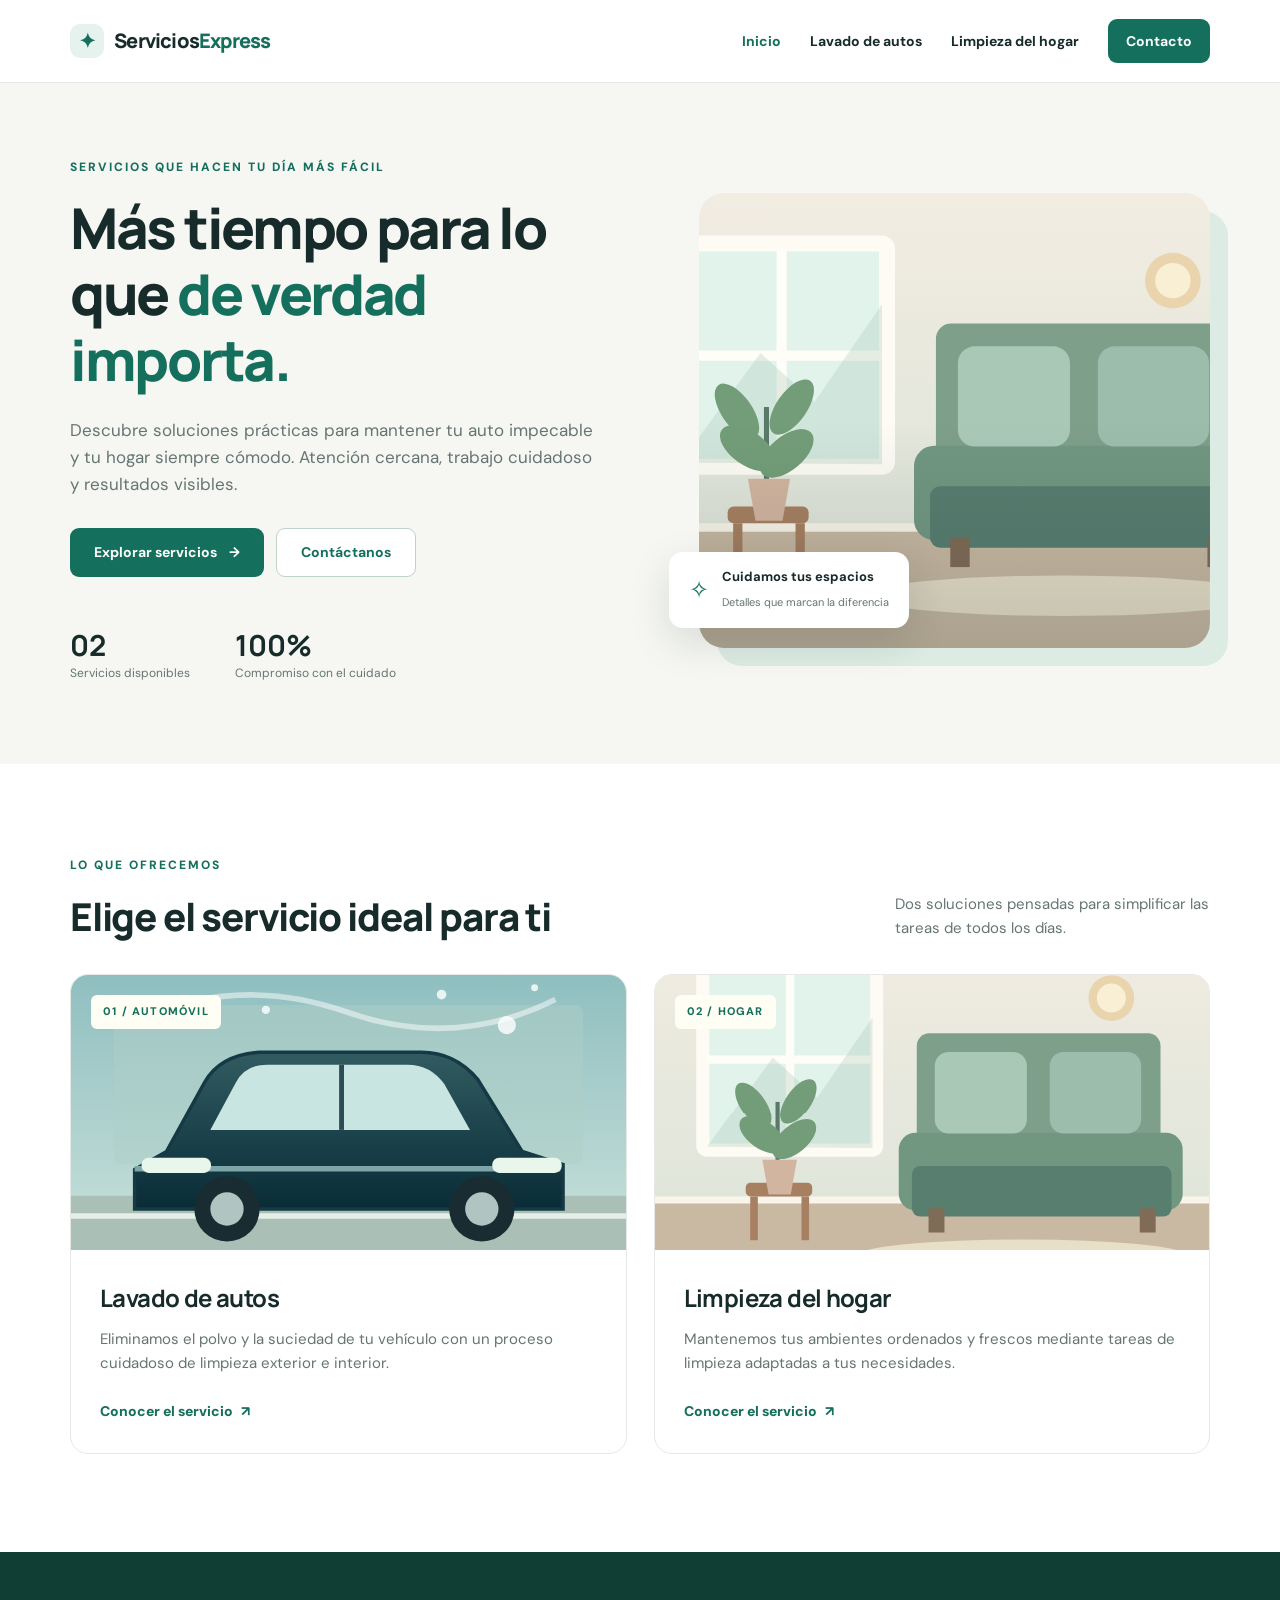
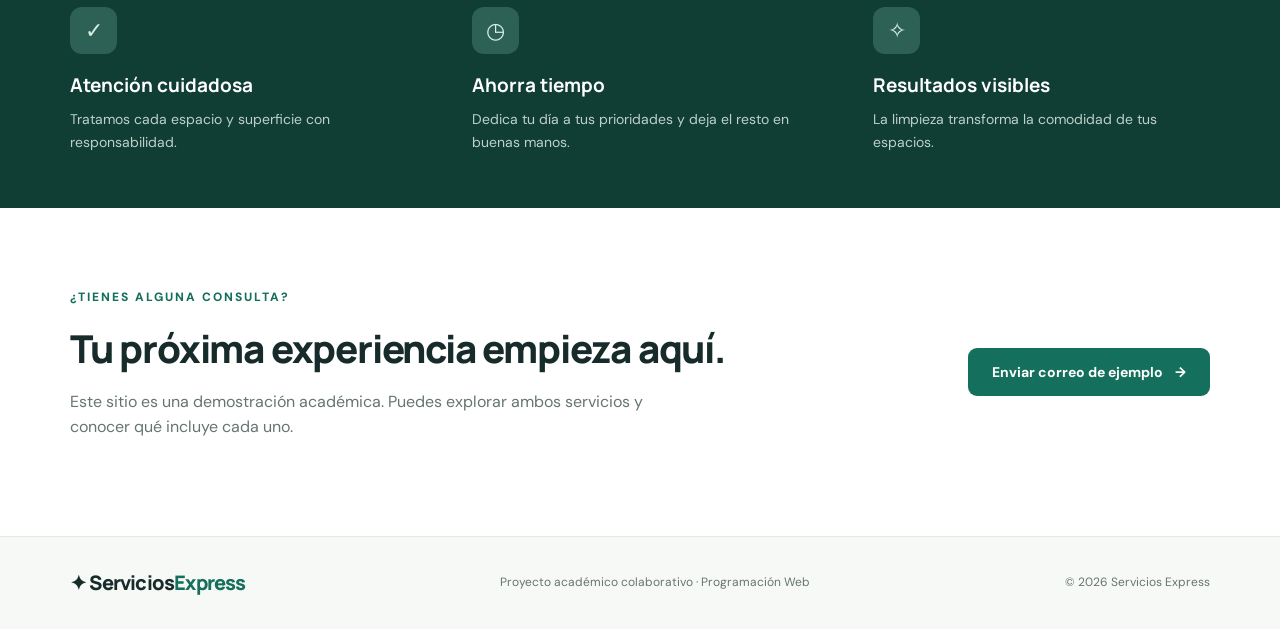
<file: index.html>
<!doctype html>
<html lang="es">
<head>
  <meta charset="utf-8">
  <meta name="viewport" content="width=device-width, initial-scale=1">
  <meta name="description" content="Servicios Express: lavado de autos y limpieza del hogar en Santa Cruz.">
  <title>Servicios Express | Inicio</title>
  <link rel="stylesheet" href="style.css">
  <script defer src="script.js"></script>
</head>
<body>
  <header class="site-header">
    <div class="container nav-wrap">
      <a class="brand" href="index.html"><span class="brand-mark">✦</span> Servicios<span>Express</span></a>
      <button class="menu-toggle" type="button" aria-label="Abrir menú" aria-expanded="false" aria-controls="nav-menu">☰</button>
      <nav id="nav-menu" class="nav-links" aria-label="Navegación principal">
        <a class="active" aria-current="page" href="index.html">Inicio</a>
        <a href="servicio1.html">Lavado de autos</a>
        <a href="servicio2.html">Limpieza del hogar</a>
        <a class="nav-cta" href="#contacto">Contacto</a>
      </nav>
    </div>
  </header>
  <main>
    <section class="hero">
      <div class="container hero-grid">
        <div>
          <span class="eyebrow">SERVICIOS QUE HACEN TU DÍA MÁS FÁCIL</span>
          <h1>Más tiempo para lo que <em>de verdad importa.</em></h1>
          <p>Descubre soluciones prácticas para mantener tu auto impecable y tu hogar siempre cómodo. Atención cercana, trabajo cuidadoso y resultados visibles.</p>
          <div class="actions"><a class="btn btn-primary" href="#servicios">Explorar servicios <span aria-hidden="true">→</span></a><a class="btn btn-outline" href="#contacto">Contáctanos</a></div>
          <div class="mini-stats"><div><strong>02</strong><span>Servicios disponibles</span></div><div><strong>100%</strong><span>Compromiso con el cuidado</span></div></div>
        </div>
        <div class="hero-photo" role="img" aria-label="Espacio limpio y organizado con productos de limpieza"><div class="hero-note"><span>✧</span><div><strong>Cuidamos tus espacios</strong><small>Detalles que marcan la diferencia</small></div></div></div>
      </div>
    </section>
    <section id="servicios" class="section container">
      <div class="section-top"><div><span class="eyebrow">LO QUE OFRECEMOS</span><h2>Elige el servicio ideal para ti</h2></div><p>Dos soluciones pensadas para simplificar las tareas de todos los días.</p></div>
      <div class="service-grid">
        <article class="service-card"><div class="service-image auto-image"><span class="number-tag">01 / AUTOMÓVIL</span></div><div class="service-body"><h3>Lavado de autos</h3><p>Eliminamos el polvo y la suciedad de tu vehículo con un proceso cuidadoso de limpieza exterior e interior.</p><a class="text-link" href="servicio1.html">Conocer el servicio <span aria-hidden="true">↗</span></a></div></article>
        <article class="service-card"><div class="service-image home-image"><span class="number-tag">02 / HOGAR</span></div><div class="service-body"><h3>Limpieza del hogar</h3><p>Mantenemos tus ambientes ordenados y frescos mediante tareas de limpieza adaptadas a tus necesidades.</p><a class="text-link" href="servicio2.html">Conocer el servicio <span aria-hidden="true">↗</span></a></div></article>
      </div>
    </section>
    <section class="benefits"><div class="container benefits-grid"><div><span class="feature-icon">✓</span><h3>Atención cuidadosa</h3><p>Tratamos cada espacio y superficie con responsabilidad.</p></div><div><span class="feature-icon">◷</span><h3>Ahorra tiempo</h3><p>Dedica tu día a tus prioridades y deja el resto en buenas manos.</p></div><div><span class="feature-icon">✧</span><h3>Resultados visibles</h3><p>La limpieza transforma la comodidad de tus espacios.</p></div></div></section>
    <section class="contact-section container" id="contacto"><div><span class="eyebrow">¿TIENES ALGUNA CONSULTA?</span><h2>Tu próxima experiencia empieza aquí.</h2><p>Este sitio es una demostración académica. Puedes explorar ambos servicios y conocer qué incluye cada uno.</p></div><a class="btn btn-primary" href="mailto:contacto@ejemplo.com?subject=Consulta%20Servicios%20Express">Enviar correo de ejemplo <span aria-hidden="true">→</span></a></section>
  </main>
  <footer><div class="container footer-flex"><span class="brand">✦ Servicios<span>Express</span></span><small>Proyecto académico colaborativo · Programación Web</small><small>© <span data-year>2026</span> Servicios Express</small></div></footer>
</body>
</html>
</file>
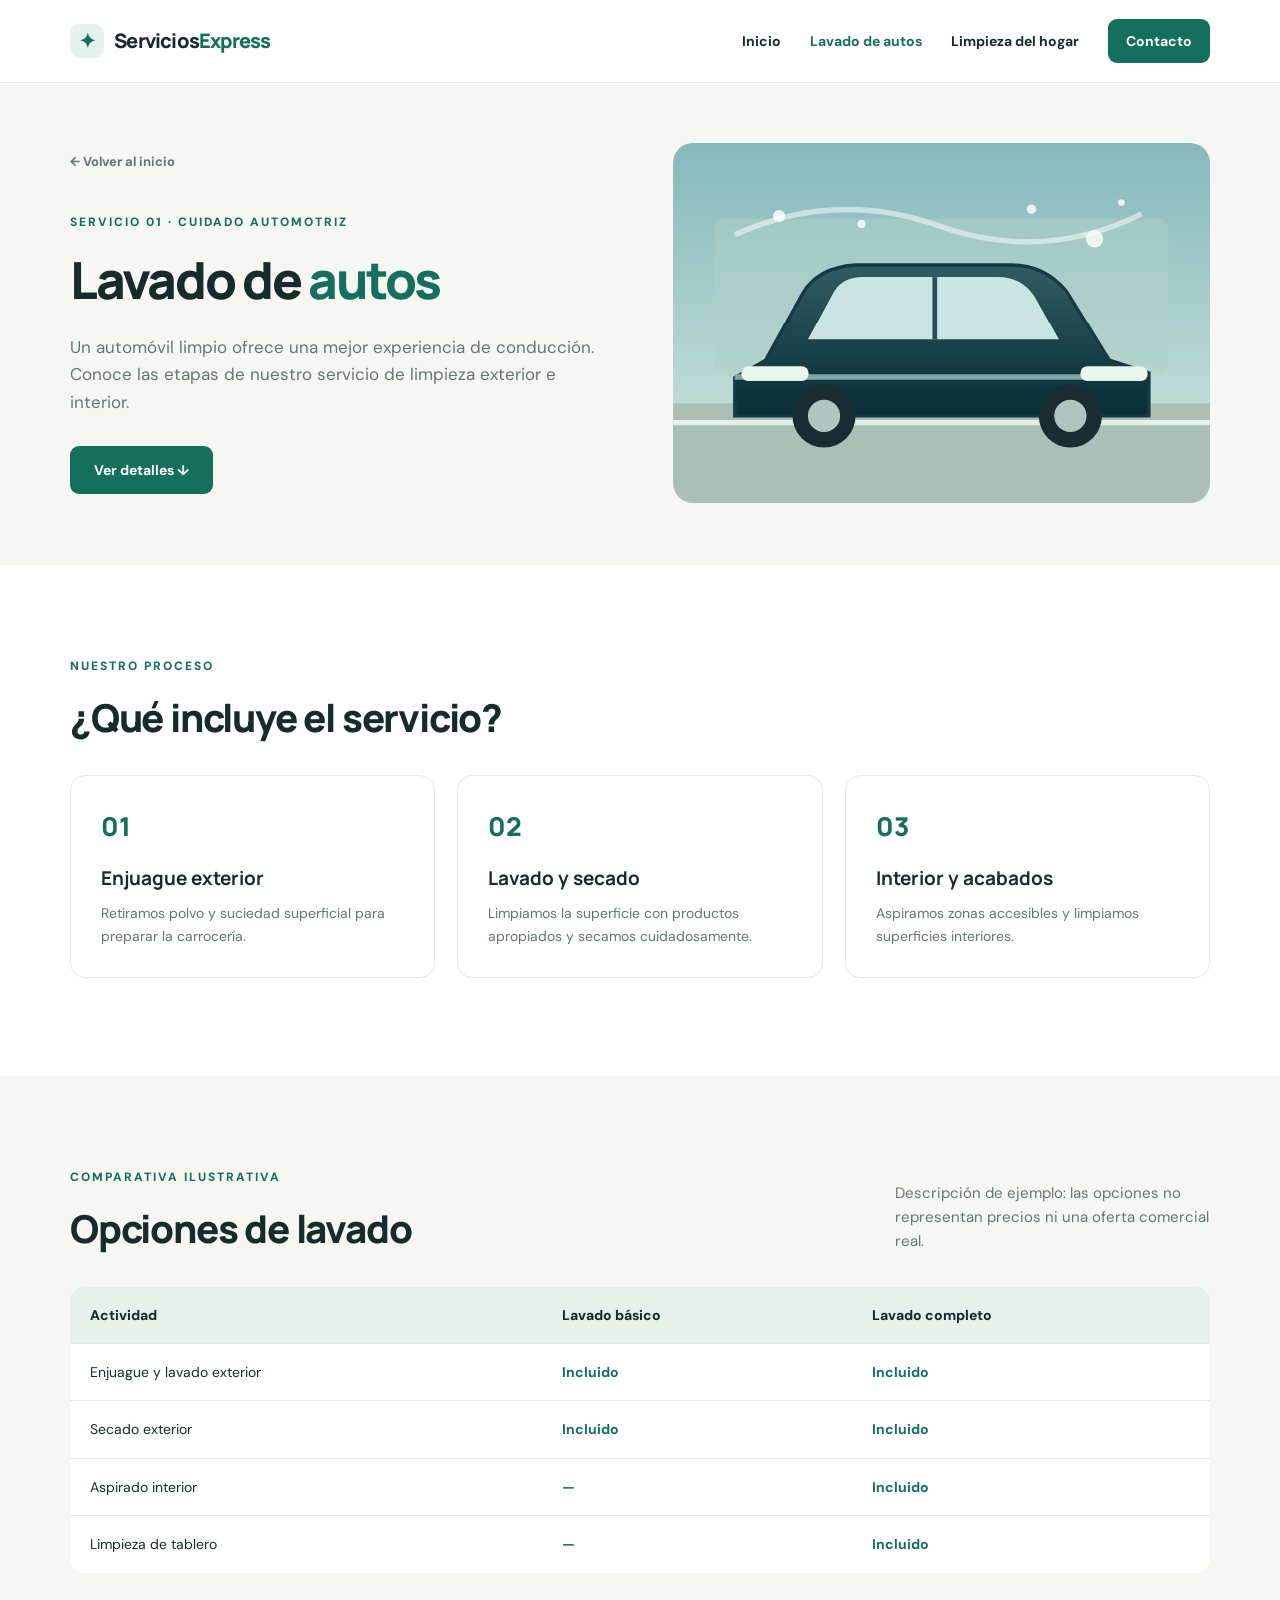
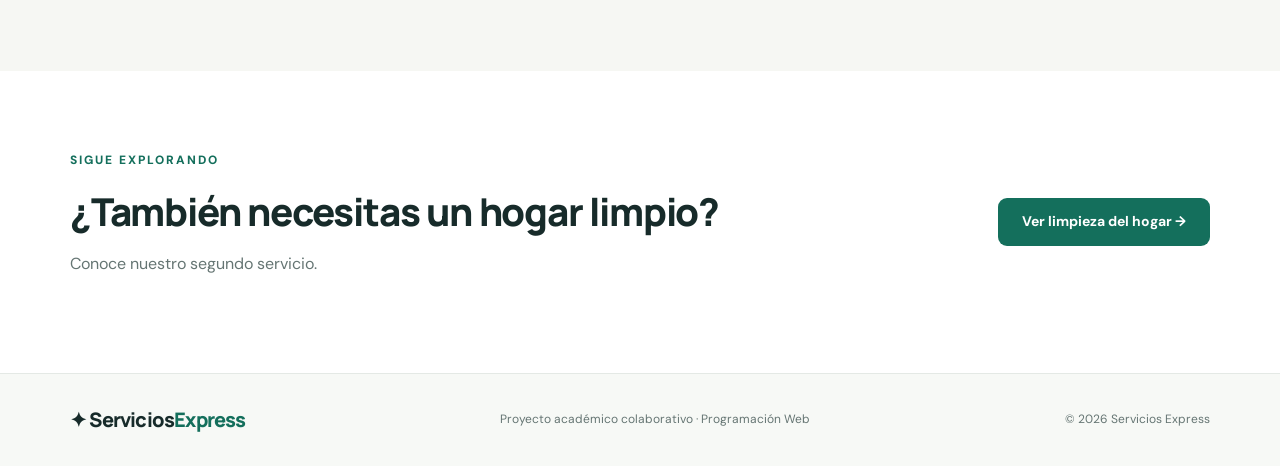
<file: servicio1.html>
<!doctype html>
<html lang="es">

<head>
    <meta charset="utf-8">
    <meta name="viewport" content="width=device-width, initial-scale=1">
    <meta name="description" content="Conoce nuestro servicio de lavado de autos.">
    <title>Lavado de autos | Servicios Express</title>
    <link rel="stylesheet" href="style.css">
    <script defer src="script.js"></script>
</head>

<body>
    <header class="site-header">
        <div class="container nav-wrap"><a class="brand" href="index.html"><span class="brand-mark">✦</span>
                Servicios<span>Express</span></a><button class="menu-toggle" type="button" aria-label="Abrir menú"
                aria-expanded="false" aria-controls="nav-menu">☰</button>
            <nav id="nav-menu" class="nav-links" aria-label="Navegación principal"><a href="index.html">Inicio</a><a
                    class="active" aria-current="page" href="servicio1.html">Lavado de autos</a><a
                    href="servicio2.html">Limpieza del hogar</a><a class="nav-cta"
                    href="index.html#contacto">Contacto</a></nav>
        </div>
    </header>
    <main>
        <section class="inner-hero">
            <div class="container inner-grid">
                <div><a class="back-link" href="index.html">← Volver al inicio</a><span class="eyebrow">SERVICIO 01 ·
                        CUIDADO AUTOMOTRIZ</span>
                    <h1>Lavado de <em>autos</em></h1>
                    <p>Un automóvil limpio ofrece una mejor experiencia de conducción. Conoce las etapas de nuestro
                        servicio de limpieza exterior e interior.</p><a class="btn btn-primary" href="#detalles">Ver
                        detalles ↓</a>
                </div>
                <div class="inner-image auto-image" role="img" aria-label="Automóvil durante un lavado profesional">
                </div>
            </div>
        </section>
        <section id="detalles" class="section container">
            <div class="section-top">
                <div><span class="eyebrow">NUESTRO PROCESO</span>
                    <h2>¿Qué incluye el servicio?</h2>
                </div>
            </div>
            <div class="steps-grid">
                <article><span>01</span>
                    <h3>Enjuague exterior</h3>
                    <p>Retiramos polvo y suciedad superficial para preparar la carrocería.</p>
                </article>
                <article><span>02</span>
                    <h3>Lavado y secado</h3>
                    <p>Limpiamos la superficie con productos apropiados y secamos cuidadosamente.</p>
                </article>
                <article><span>03</span>
                    <h3>Interior y acabados</h3>
                    <p>Aspiramos zonas accesibles y limpiamos superficies interiores.</p>
                </article>
            </div>
        </section>
        <section class="section section-muted">
            <div class="container">
                <div class="section-top">
                    <div><span class="eyebrow">COMPARATIVA ILUSTRATIVA</span>
                        <h2>Opciones de lavado</h2>
                    </div>
                    <p>Descripción de ejemplo: las opciones no representan precios ni una oferta comercial real.</p>
                </div>
                <div class="table-scroll">
                    <table>
                        <thead>
                            <tr>
                                <th>Actividad</th>
                                <th>Lavado básico</th>
                                <th>Lavado completo</th>
                            </tr>
                        </thead>
                        <tbody>
                            <tr>
                                <td>Enjuague y lavado exterior</td>
                                <td>Incluido</td>
                                <td>Incluido</td>
                            </tr>
                            <tr>
                                <td>Secado exterior</td>
                                <td>Incluido</td>
                                <td>Incluido</td>
                            </tr>
                            <tr>
                                <td>Aspirado interior</td>
                                <td>—</td>
                                <td>Incluido</td>
                            </tr>
                            <tr>
                                <td>Limpieza de tablero</td>
                                <td>—</td>
                                <td>Incluido</td>
                            </tr>
                        </tbody>
                    </table>
                </div>
            </div>
        </section>
        <section class="contact-section container">
            <div><span class="eyebrow">SIGUE EXPLORANDO</span>
                <h2>¿También necesitas un hogar limpio?</h2>
                <p>Conoce nuestro segundo servicio.</p>
            </div><a class="btn btn-primary" href="servicio2.html">Ver limpieza del hogar →</a>
        </section>
    </main>
    <footer>
        <div class="container footer-flex"><span class="brand">✦ Servicios<span>Express</span></span><small>Proyecto
                académico colaborativo · Programación Web</small><small>© <span data-year>2026</span> Servicios
                Express</small></div>
    </footer>
</body>

</html>
</file>
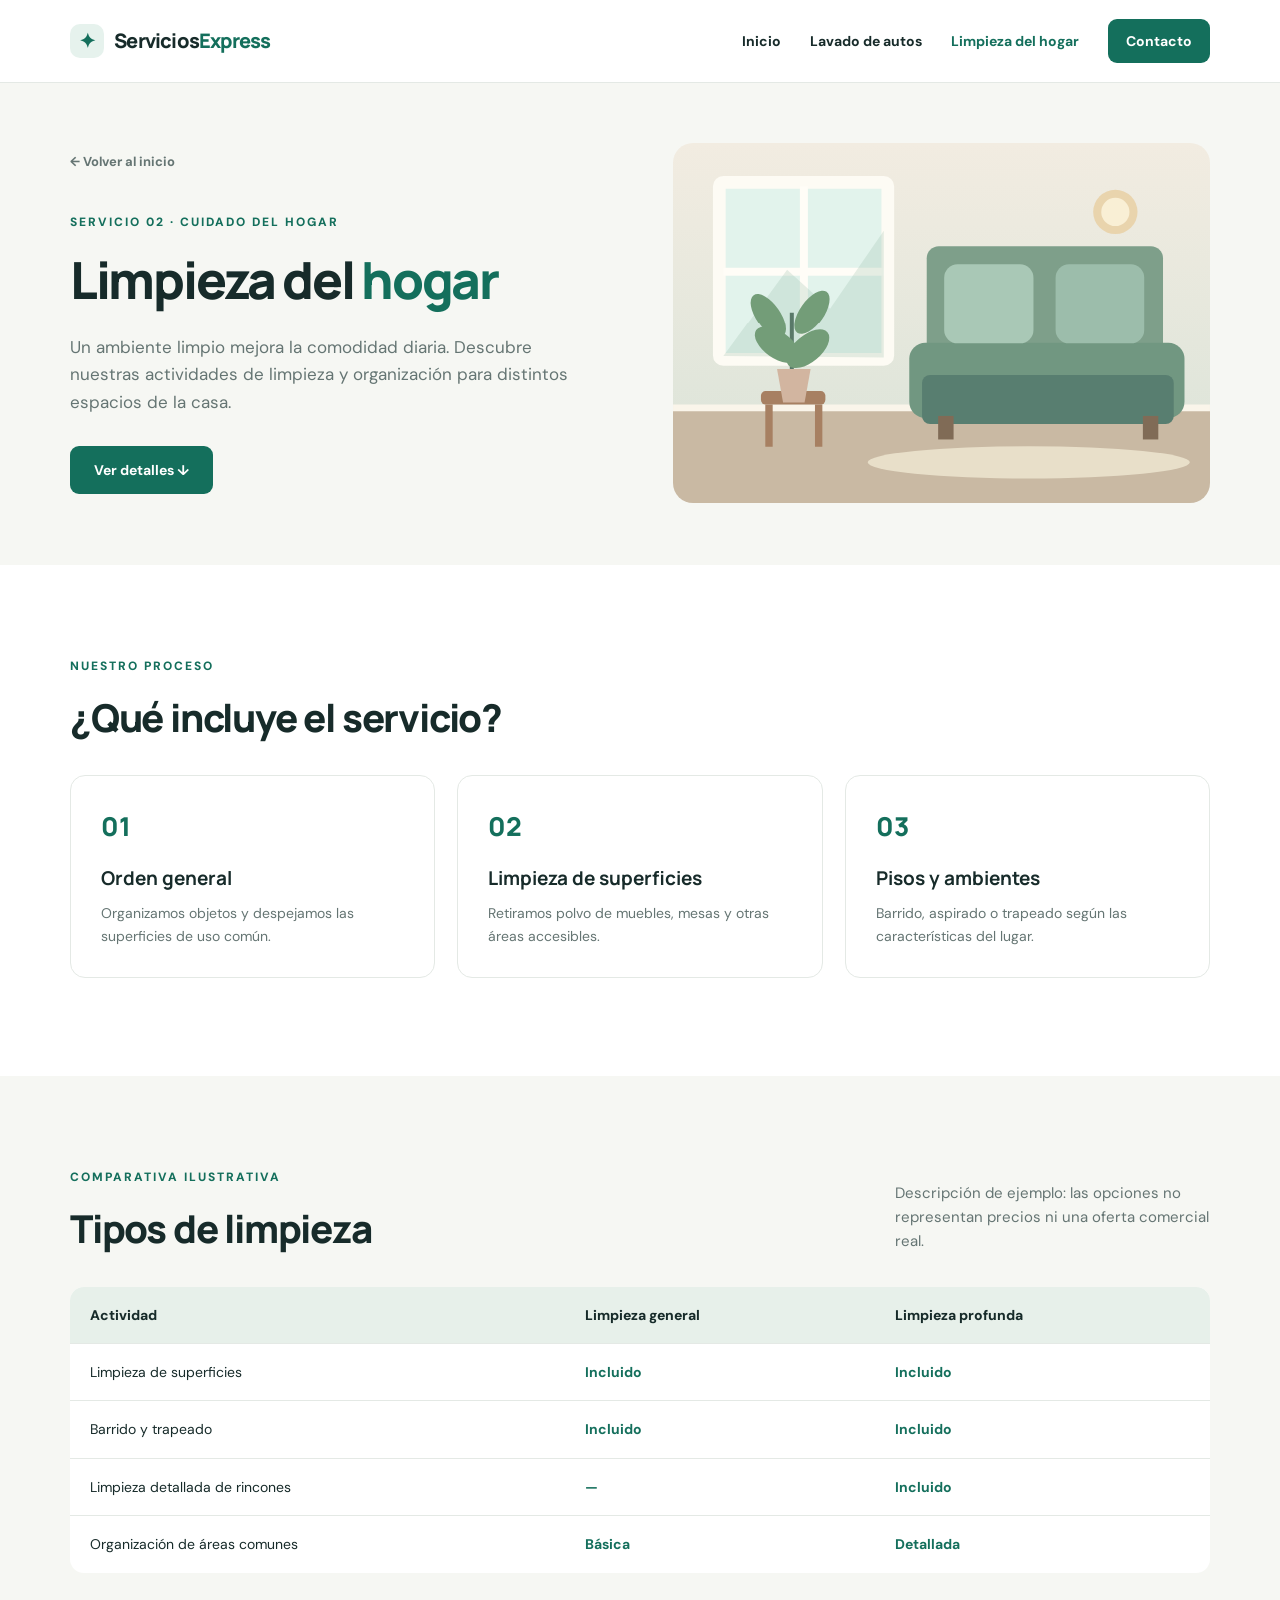
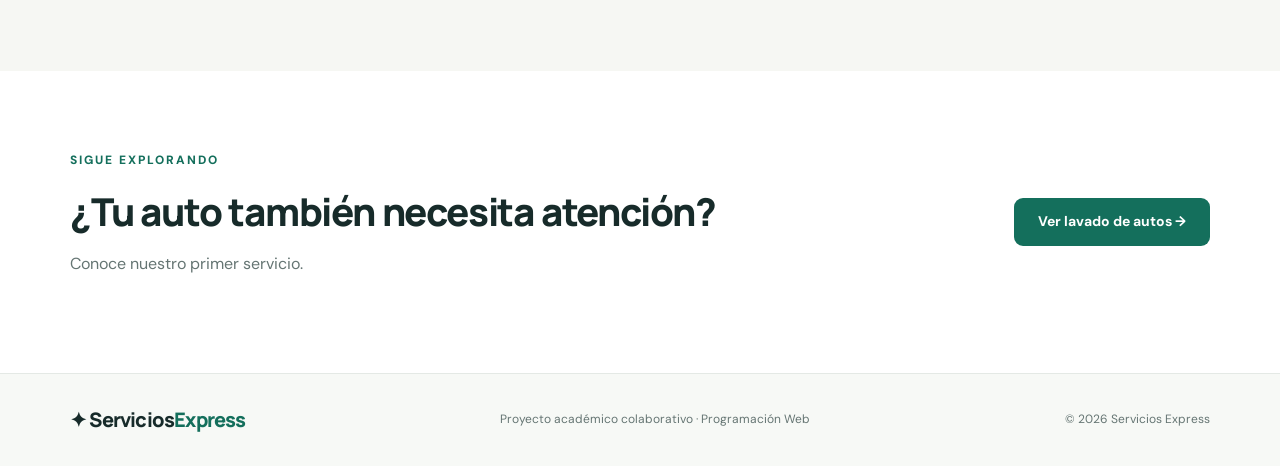
<file: servicio2.html>
<!doctype html>
<html lang="es">

<head>
    <meta charset="utf-8">
    <meta name="viewport" content="width=device-width, initial-scale=1">
    <meta name="description" content="Conoce nuestro servicio de limpieza del hogar.">
    <title>Limpieza del hogar | Servicios Express</title>
    <link rel="stylesheet" href="style.css">
    <script defer src="script.js"></script>
</head>

<body>
    <header class="site-header">
        <div class="container nav-wrap"><a class="brand" href="index.html"><span class="brand-mark">✦</span>
                Servicios<span>Express</span></a><button class="menu-toggle" type="button" aria-label="Abrir menú"
                aria-expanded="false" aria-controls="nav-menu">☰</button>
            <nav id="nav-menu" class="nav-links" aria-label="Navegación principal"><a href="index.html">Inicio</a><a
                    href="servicio1.html">Lavado de autos</a><a class="active" aria-current="page"
                    href="servicio2.html">Limpieza del hogar</a><a class="nav-cta"
                    href="index.html#contacto">Contacto</a></nav>
        </div>
    </header>
    <main>
        <section class="inner-hero">
            <div class="container inner-grid">
                <div><a class="back-link" href="index.html">← Volver al inicio</a><span class="eyebrow">SERVICIO 02 ·
                        CUIDADO DEL HOGAR</span>
                    <h1>Limpieza del <em>hogar</em></h1>
                    <p>Un ambiente limpio mejora la comodidad diaria. Descubre nuestras actividades de limpieza y
                        organización para distintos espacios de la casa.</p><a class="btn btn-primary"
                        href="#detalles">Ver detalles ↓</a>
                </div>
                <div class="inner-image home-image" role="img" aria-label="Interior de una vivienda limpia y ordenada">
                </div>
            </div>
        </section>
        <section id="detalles" class="section container">
            <div class="section-top">
                <div><span class="eyebrow">NUESTRO PROCESO</span>
                    <h2>¿Qué incluye el servicio?</h2>
                </div>
            </div>
            <div class="steps-grid">
                <article><span>01</span>
                    <h3>Orden general</h3>
                    <p>Organizamos objetos y despejamos las superficies de uso común.</p>
                </article>
                <article><span>02</span>
                    <h3>Limpieza de superficies</h3>
                    <p>Retiramos polvo de muebles, mesas y otras áreas accesibles.</p>
                </article>
                <article><span>03</span>
                    <h3>Pisos y ambientes</h3>
                    <p>Barrido, aspirado o trapeado según las características del lugar.</p>
                </article>
            </div>
        </section>
        <section class="section section-muted">
            <div class="container">
                <div class="section-top">
                    <div><span class="eyebrow">COMPARATIVA ILUSTRATIVA</span>
                        <h2>Tipos de limpieza</h2>
                    </div>
                    <p>Descripción de ejemplo: las opciones no representan precios ni una oferta comercial real.</p>
                </div>
                <div class="table-scroll">
                    <table>
                        <thead>
                            <tr>
                                <th>Actividad</th>
                                <th>Limpieza general</th>
                                <th>Limpieza profunda</th>
                            </tr>
                        </thead>
                        <tbody>
                            <tr>
                                <td>Limpieza de superficies</td>
                                <td>Incluido</td>
                                <td>Incluido</td>
                            </tr>
                            <tr>
                                <td>Barrido y trapeado</td>
                                <td>Incluido</td>
                                <td>Incluido</td>
                            </tr>
                            <tr>
                                <td>Limpieza detallada de rincones</td>
                                <td>—</td>
                                <td>Incluido</td>
                            </tr>
                            <tr>
                                <td>Organización de áreas comunes</td>
                                <td>Básica</td>
                                <td>Detallada</td>
                            </tr>
                        </tbody>
                    </table>
                </div>
            </div>
        </section>
        <section class="contact-section container">
            <div><span class="eyebrow">SIGUE EXPLORANDO</span>
                <h2>¿Tu auto también necesita atención?</h2>
                <p>Conoce nuestro primer servicio.</p>
            </div><a class="btn btn-primary" href="servicio1.html">Ver lavado de autos →</a>
        </section>
    </main>
    <footer>
        <div class="container footer-flex"><span class="brand">✦ Servicios<span>Express</span></span><small>Proyecto
                académico colaborativo · Programación Web</small><small>© <span data-year>2026</span> Servicios
                Express</small></div>
    </footer>
</body>

</html>
</file>
<file: style.css>
@import url('https://fonts.googleapis.com/css2?family=DM+Sans:wght@400;500;600;700&family=Manrope:wght@400;500;600;700;800&display=swap');
:root{--ink:#172b2a;--muted:#657573;--accent:#146f5c;--accent-dark:#0e5345;--cream:#f6f7f3;--line:#e4e9e5;--white:#fff}*{box-sizing:border-box}html{scroll-behavior:smooth}body{margin:0;color:var(--ink);background:var(--white);font-family:'DM Sans',Arial,sans-serif;line-height:1.6}a{color:inherit;text-decoration:none}button{font:inherit}.container{width:min(1140px,calc(100% - 44px));margin:0 auto}.site-header{background:white;position:sticky;top:0;z-index:20;border-bottom:1px solid var(--line)}.nav-wrap{display:flex;align-items:center;justify-content:space-between;min-height:82px;gap:20px}.brand{white-space:nowrap;font-family:Manrope,Arial,sans-serif;font-weight:800;letter-spacing:-.8px;font-size:20px}.brand span:not(.brand-mark){color:var(--accent)}.brand-mark{display:inline-grid;place-items:center;color:var(--accent);background:#e6f2ed;width:34px;height:34px;border-radius:10px;margin-right:7px}.nav-links{display:flex;align-items:center;gap:29px;font-size:14px;font-weight:700}.nav-links a{transition:color .2s}.nav-links a:hover,.nav-links a.active{color:var(--accent)}.nav-links .nav-cta{background:var(--accent);border-radius:9px;color:white;padding:11px 18px}.nav-links .nav-cta:hover{color:white;background:var(--accent-dark)}.menu-toggle{display:none;background:none;border:0;font-size:26px;cursor:pointer}.hero{background:var(--cream);overflow:hidden}.hero-grid{display:grid;grid-template-columns:1.05fr .95fr;align-items:center;gap:65px;padding-top:75px;padding-bottom:80px}.eyebrow{display:block;color:var(--accent);font-size:12px;letter-spacing:2px;font-weight:800;margin-bottom:18px}.hero h1,.inner-hero h1{font-family:Manrope,Arial,sans-serif;font-size:clamp(37px,4.4vw,64px);line-height:1.17;letter-spacing:-2.3px;margin:0 0 24px;font-weight:800}.hero h1 em,.inner-hero h1 em{font-style:normal;color:var(--accent)}.hero p,.inner-hero p{color:var(--muted);font-size:17px;max-width:535px;margin:0 0 30px}.actions{display:flex;gap:12px;flex-wrap:wrap}.btn{display:inline-flex;align-items:center;justify-content:center;gap:12px;min-height:48px;padding:12px 24px;border-radius:9px;font-weight:700;font-size:14px;transition:transform .2s,background .2s}.btn:hover{transform:translateY(-2px)}.btn-primary{background:var(--accent);color:white}.btn-primary:hover{background:var(--accent-dark)}.btn-outline{border:1px solid #bfd2c9;background:white;color:var(--accent)}.mini-stats{display:flex;gap:45px;margin-top:50px}.mini-stats div{display:flex;flex-direction:column}.mini-stats strong{font-family:Manrope;font-size:29px;line-height:1.3}.mini-stats span{color:var(--muted);font-size:12px}.hero-photo,.service-image,.inner-image{background-size:cover;background-position:center}.hero-photo{min-height:455px;border-radius:25px;position:relative;background-image:linear-gradient(0deg,rgba(18,40,36,.16),transparent 50%),url('assets/hogar.svg');box-shadow:18px 18px 0 #dcebe3}.hero-note{position:absolute;bottom:20px;left:-30px;background:white;padding:15px 20px;display:flex;align-items:center;gap:13px;border-radius:14px;box-shadow:0 14px 40px #15262222}.hero-note>span{font-size:24px;color:var(--accent)}.hero-note strong{display:block;font-size:13px}.hero-note small{color:var(--muted);font-size:11px}.section{padding-top:92px;padding-bottom:98px}.section-top{display:flex;align-items:end;justify-content:space-between;gap:28px;margin-bottom:34px}.section-top h2,.contact-section h2{font-family:Manrope,Arial,sans-serif;font-size:clamp(28px,3vw,40px);line-height:1.23;letter-spacing:-1.2px;margin:0;font-weight:800}.section-top>p{max-width:315px;margin:0;color:var(--muted);font-size:15px}.service-grid{display:grid;grid-template-columns:repeat(2,minmax(0,1fr));gap:27px}.service-card{border:1px solid var(--line);border-radius:18px;overflow:hidden;transition:transform .2s,box-shadow .2s;background:white}.service-card:hover{transform:translateY(-5px);box-shadow:0 20px 35px #15262214}.service-image{height:275px;position:relative}.auto-image{background-image:url('assets/auto.svg')}.home-image{background-image:url('assets/hogar.svg')}.number-tag{position:absolute;top:20px;left:20px;background:#fffef4;padding:8px 12px;font-size:11px;letter-spacing:1.2px;font-weight:800;border-radius:6px;color:var(--accent)}.service-body{padding:29px}.service-body h3{font-family:Manrope;font-size:24px;margin:0 0 10px;letter-spacing:-.6px}.service-body p{color:var(--muted);font-size:15px;margin:0 0 23px}.text-link{font-size:14px;color:var(--accent);font-weight:800}.text-link span{margin-left:5px}.benefits{background:#103e35;padding:55px 0;color:white}.benefits-grid{display:grid;grid-template-columns:repeat(3,1fr);gap:65px}.feature-icon{display:grid;place-items:center;border-radius:12px;background:#2e6156;color:#d5f0df;font-size:22px;width:47px;height:47px;margin-bottom:16px}.benefits h3{font-family:Manrope;margin:0 0 8px;font-size:19px}.benefits p{color:#bdd1c9;margin:0;font-size:14px}.contact-section{padding-top:80px;padding-bottom:80px;display:flex;justify-content:space-between;align-items:center;gap:40px}.contact-section p{max-width:590px;color:var(--muted)}footer{background:#f7f9f6;border-top:1px solid var(--line);padding:30px 0}.footer-flex{display:flex;justify-content:space-between;align-items:center;gap:15px;flex-wrap:wrap}.footer-flex small{color:var(--muted);font-size:12px}.inner-hero{background:var(--cream)}.inner-grid{display:grid;grid-template-columns:1fr 1fr;align-items:center;gap:65px;padding-top:60px;padding-bottom:62px}.inner-hero h1{font-size:clamp(37px,4vw,57px)}.inner-image{height:360px;border-radius:20px}.back-link{display:block;color:var(--muted);font-size:13px;font-weight:700;margin-bottom:40px}.back-link:hover{color:var(--accent)}.steps-grid{display:grid;grid-template-columns:repeat(3,1fr);gap:22px}.steps-grid article{padding:30px;border:1px solid var(--line);border-radius:15px;background:white}.steps-grid article>span{font-family:Manrope;color:var(--accent);font-size:26px;font-weight:800}.steps-grid h3{font-family:Manrope;margin:15px 0 9px;font-size:19px}.steps-grid p{color:var(--muted);font-size:14px;margin:0}.section-muted{background:#f6f7f3}.table-scroll{overflow-x:auto}table{width:100%;border-collapse:collapse;background:white;border-radius:14px;overflow:hidden}th,td{text-align:left;padding:17px 20px;border-bottom:1px solid var(--line);font-size:14px}th{background:#e7f0ea;font-weight:800}tbody tr:last-child td{border-bottom:0}td:not(:first-child){color:var(--accent);font-weight:700}@media(max-width:850px){.hero-grid,.inner-grid{gap:32px}.hero-photo{min-height:360px}.nav-links{gap:15px;font-size:12px}.benefits-grid{gap:30px}}@media(max-width:700px){.nav-wrap{min-height:70px}.menu-toggle{display:block}.nav-links{display:none;position:absolute;top:69px;left:0;right:0;background:white;border-bottom:1px solid var(--line);padding:20px 23px;flex-direction:column;align-items:stretch;gap:18px}.nav-links.open{display:flex}.hero-grid,.inner-grid,.service-grid,.steps-grid,.benefits-grid{grid-template-columns:1fr}.hero-grid{padding-top:45px;padding-bottom:60px}.hero-photo{min-height:295px;box-shadow:9px 9px 0 #dcebe3}.hero-note{left:12px;bottom:12px}.inner-grid{padding-top:40px}.inner-image{height:290px}.section{padding-top:65px;padding-bottom:65px}.section-top,.contact-section{display:block}.section-top>p{margin-top:18px}.contact-section .btn{margin-top:18px}.mini-stats{margin-top:30px}.benefits-grid{gap:32px}.service-image{height:230px}.footer-flex{flex-direction:column;align-items:flex-start}}@media(prefers-reduced-motion:reduce){html{scroll-behavior:auto}*,*:before,*:after{transition:none!important}}
</file>
